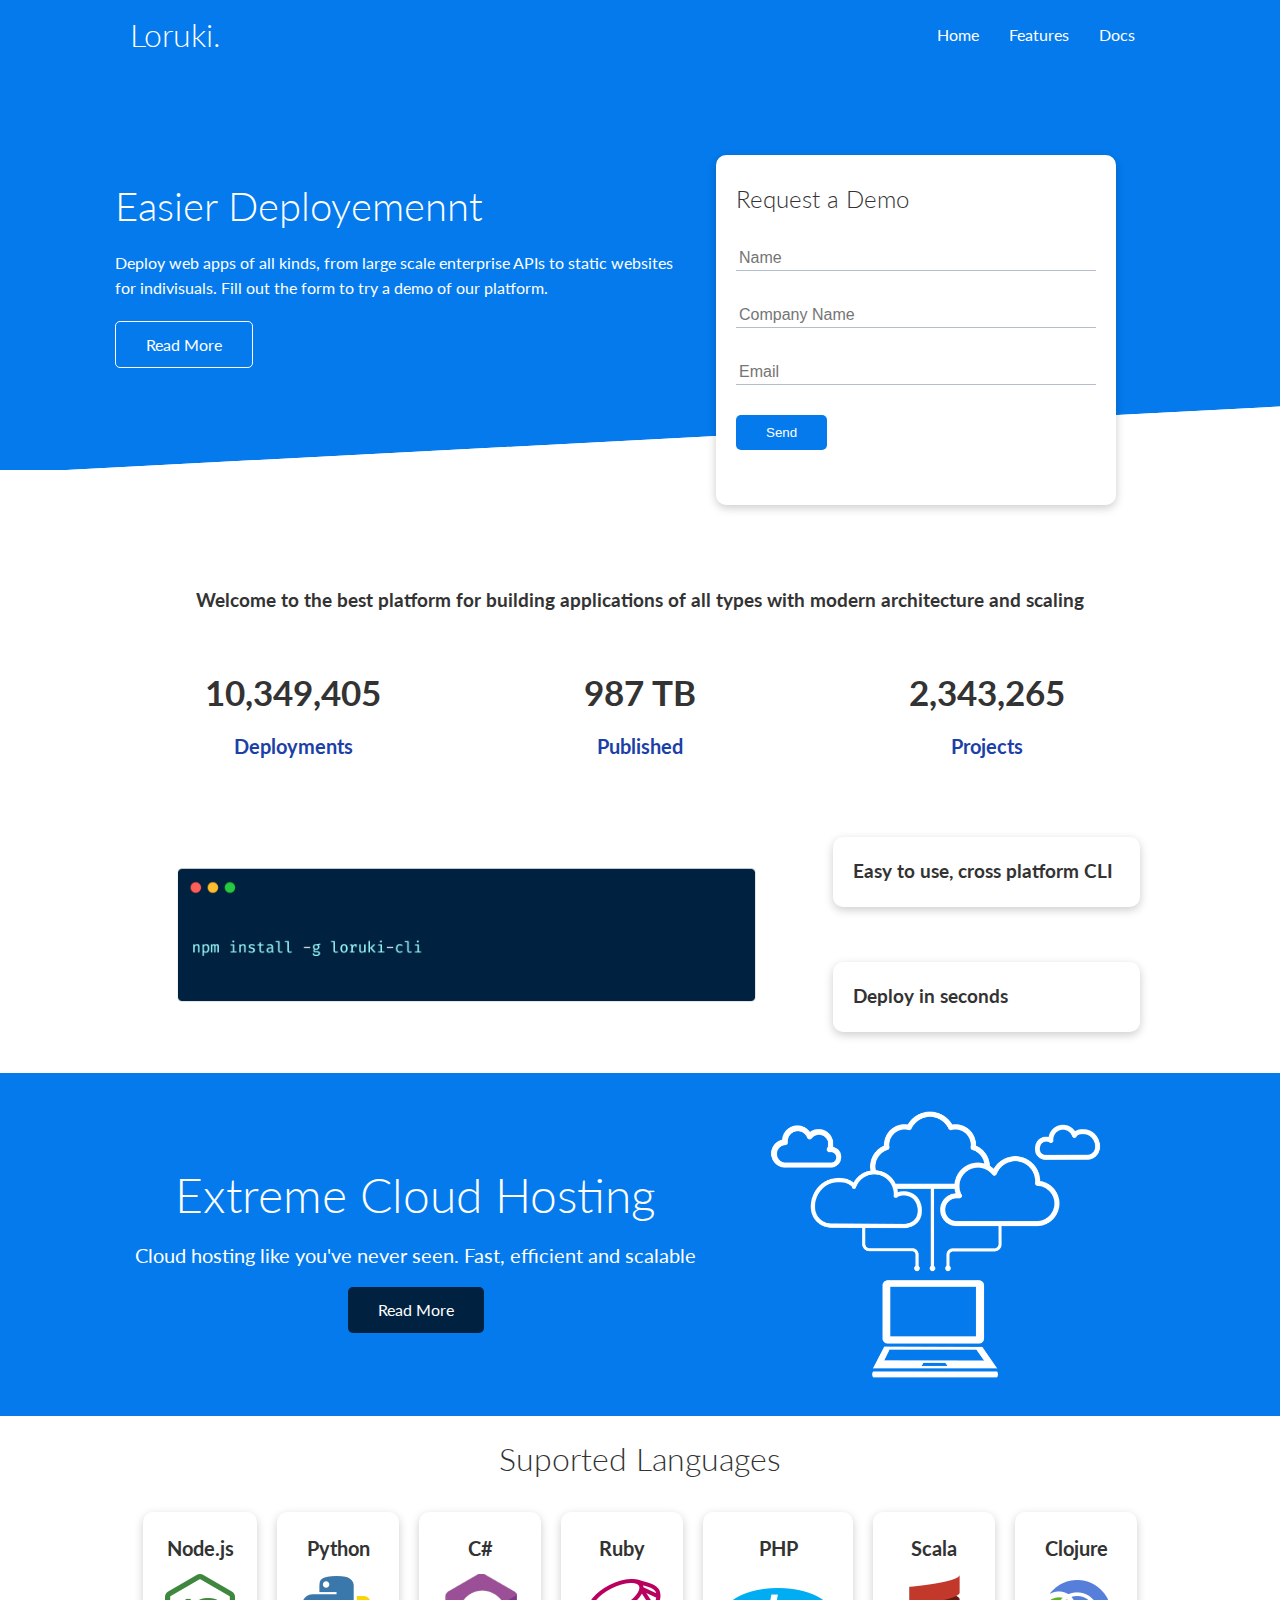
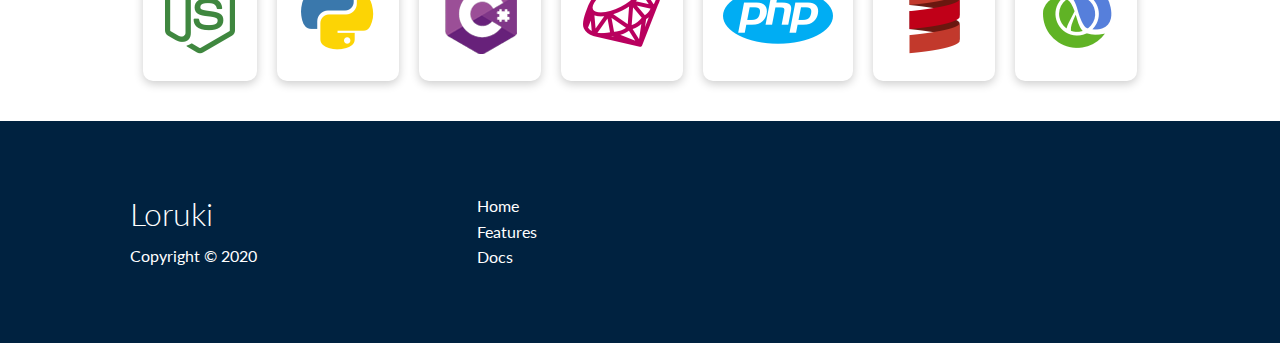
<file: index.html>
<!DOCTYPE html>
<html lang="en">
<head>
    <meta charset="UTF-8">
    <meta name="viewport" content="width=device-width, initial-scale=1.0">
    <link rel="stylesheet" href="./css/styles.css">
    <link rel="stylesheet" href="https://cdnjs.cloudflare.com/ajax/libs/font-awesome/5.15.1/css/all.min.css" integrity="sha512-+4zCK9k+qNFUR5X+cKL9EIR+ZOhtIloNl9GIKS57V1MyNsYpYcUrUeQc9vNfzsWfV28IaLL3i96P9sdNyeRssA==" crossorigin="anonymous" />
    <link rel="stylesheet" href="https://cdnjs.cloudflare.com/ajax/libs/animate.css/4.1.1/animate.min.css" />
    <link rel="stylesheet" href="./css/utilities.css">
    <title>Loruki | Cloud Hosting For Everyone</title>
</head>
<body>
    <!-- Navbar -->
    <div class="navbar">
        <div class="container flex">
            <h1 class="logo">Loruki.</h1>
            <nav>
                <ul>
                    <li><a href="index.html">Home</a></li>
                    <li><a href="features.html">Features</a></li>
                    <li><a href="docs.html">Docs</a></li>
                </ul>
            </nav>
        </div>
    </div>

    <!-- Showcase -->
    <section class="showcase">
        <div class="container grid">
            <div class="showcase-text animate__animated animate__fadeInLeft">
                <h1>Easier Deployemennt</h1>
                <p>Deploy web apps of all kinds, from large scale enterprise APIs to static
                    websites for indivisuals. Fill out the form to try a demo of our platform.
                </p>
                <a href="features.html" class="btn btn-outline">Read More</a>
            </div>
            <div class="showcase-form card animate__animated animate__fadeInRight">
                <h2>Request a Demo</h2>
                <form action="">
                    <div class="form-control">
                        <input type="text" name="name" placeholder="Name" required>
                    </div>
                    <div class="form-control">
                        <input type="text" name="company" placeholder="Company Name" required>
                    </div>
                    <div class="form-control">
                        <input type="email" name="email" placeholder="Email" required>
                    </div>
                    <input type="submit" value="Send" class="btn btn-primary">
                </form>
            </div>
        </div>
    </section>

    <!-- Stats -->
    <section class="stats">
        <div class="container">
            <h3 class="stats-heading text-center my-1">
                Welcome to the best platform for building applications of all 
                types with modern architecture and scaling
            </h3>
            <div class="grid grid-3 text-center my-4">
                <div>
                    <i class="fas fa-server fa-3x"></i>
                    <h3>10,349,405</h3>
                    <p class="text-secondary">Deployments</p>
                </div>
                <div>
                    <i class="fas fa-upload fa-3x"></i>
                    <h3>987 TB</h3>
                    <p class="text-secondary">Published</p>
                </div>
                <div>
                    <i class="fas fa-project-diagram fa-3x"></i>
                    <h3>2,343,265</h3>
                    <p class="text-secondary">Projects</p>
                </div>
                </div>
                </div>
            </div>
        </div>
    </section>

    <!-- CLI -->
    <section class="cli">
        <div class="container grid">
            <img src="./img/cli.png" alt="cli">
            <div class="card">
                <h3>Easy to use, cross platform CLI</h3>
            </div>
            <div class="card">
                <h3>Deploy in seconds</h3>
            </div>
        </div>
    </section>

    <!-- Cloud Hosting -->
    <section class="cloud bg-primary my-2 py-2">
        <div class="container grid">
            <div class="text-center">
                <h2 class="lg">Extreme Cloud Hosting</h2>
                <p class="lead my-1">Cloud hosting like you've never seen.
                    Fast, efficient and scalable
                </p>
                <a href="features.html" class="btn btn-dark">Read More</a>
            </div>
            <img src="./img/cloud.png" alt="cloud">
        </div>
    </section>

    <!-- Suported LAnguages -->
    <section class="languages">
        <h2 class="md text-center my-2">
            Suported Languages
        </h2>
        <div class="container flex">
            <div class="card">
                <h4>Node.js</h4>
                <img src="./img/logos/node.png" alt="">
            </div>
            <div class="card">
                <h4>Python</h4>
                <img src="./img/logos/python.png" alt="">
            </div>
            <div class="card">
                <h4>C#</h4>
                <img src="./img/logos/csharp.png" alt="">
            </div>
            <div class="card">
                <h4>Ruby</h4>
                <img src="./img/logos/ruby.png" alt="">
            </div>
            <div class="card">
                <h4>PHP</h4>
                <img src="./img/logos/php.png" alt="">
            </div>
            <div class="card">
                <h4>Scala</h4>
                <img src="./img/logos/scala.png" alt="">
            </div>
            <div class="card">
                <h4>Clojure</h4>
                <img src="./img/logos/clojure.png" alt="">
            </div>
        </div>
    </section>

    <!-- footer -->
    <footer class="footer bg-dark py-5">
        <div class="container grid grid-3">
            <div>
                <h1>Loruki</h1>
                <p>Copyright &copy; 2020</p>
            </div>
            <nav>
                <ul>
                    <li><a href="index.html">Home</a></li>
                    <li><a href="features.html">Features</a></li>
                    <li><a href="docs.html">Docs</a></li>
                </ul>
            </nav>
            <div class="social">
                <a href="#"><i class="fab fa-github fa-2x"></i></a>
                <a href="#"><i class="fab fa-facebook fa-2x"></i></a>
                <a href="#"><i class="fab fa-instagram fa-2x"></i></a>
                <a href="#"><i class="fab fa-twitter fa-2x"></i></a>
            </div>
        </div>
    </footer>
</body>
</html>
</file>
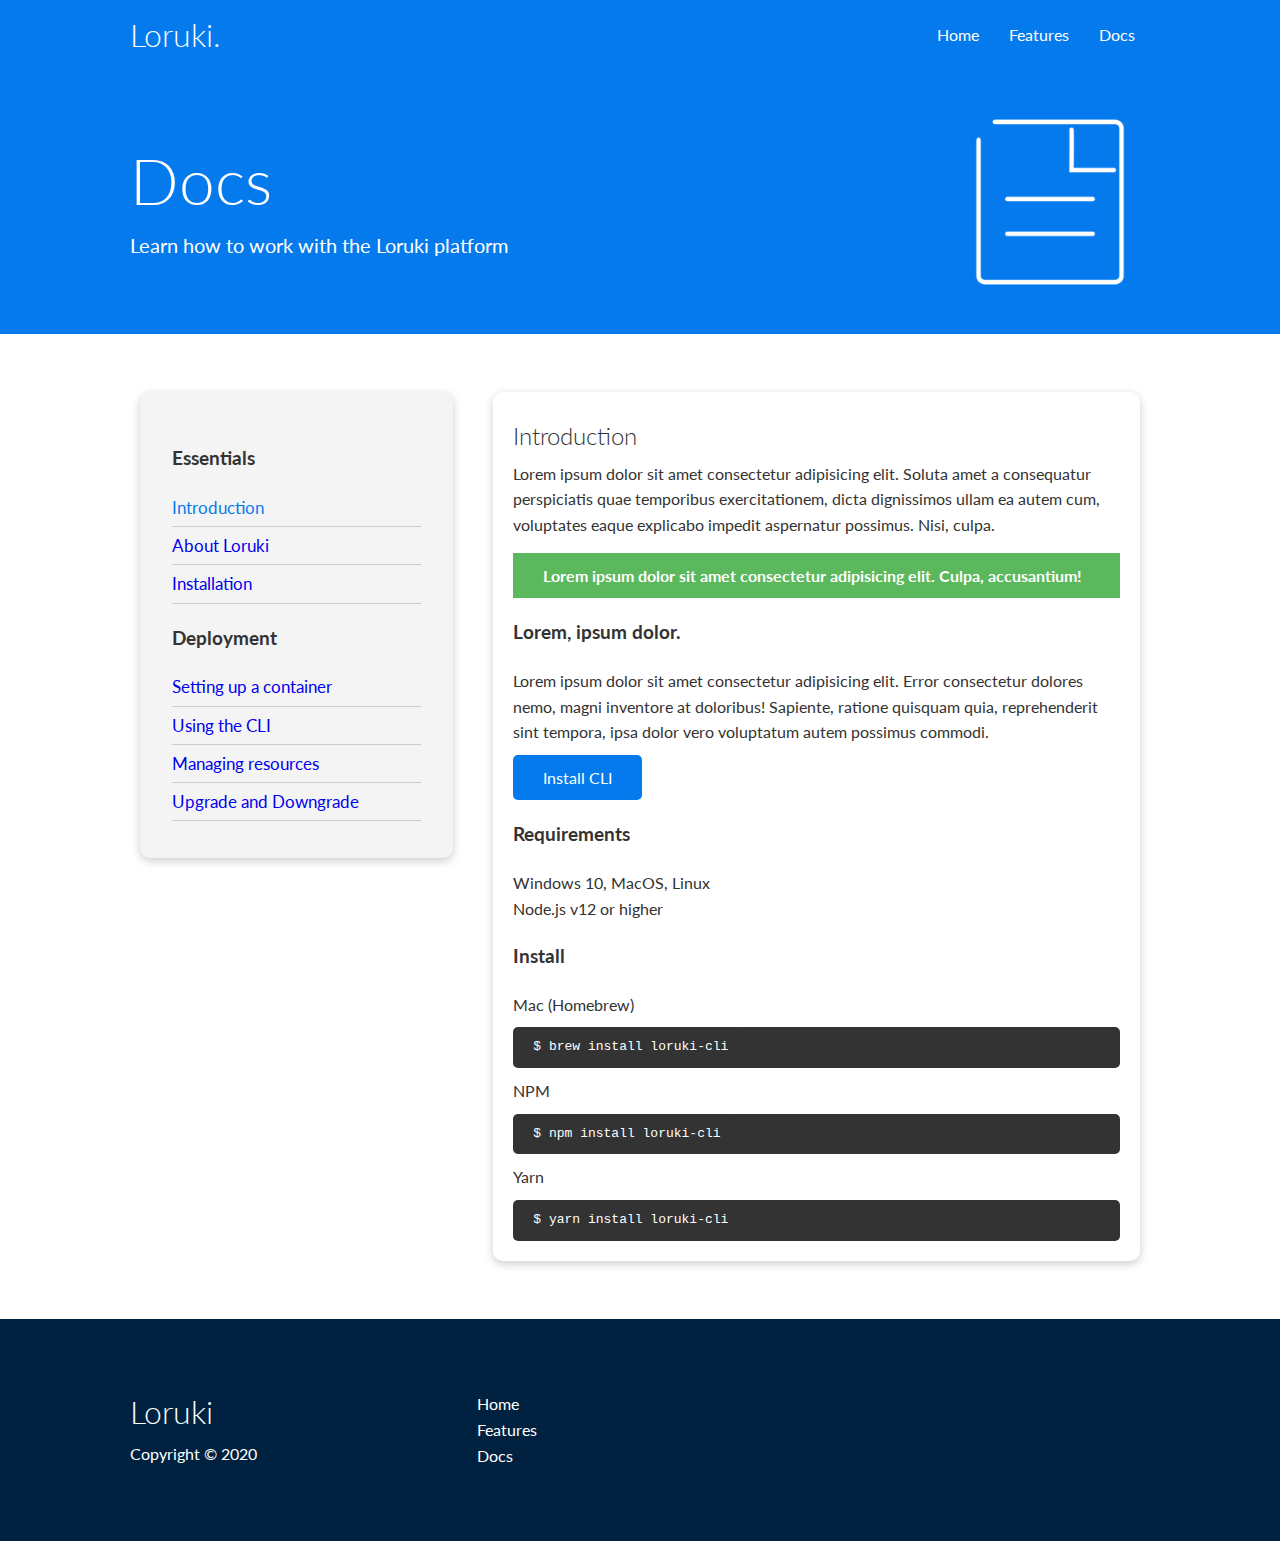
<file: docs.html>
<!DOCTYPE html>
<html lang="en">
<head>
    <meta charset="UTF-8">
    <meta name="viewport" content="width=device-width, initial-scale=1.0">
    <link rel="stylesheet" href="./css/styles.css">
    <link rel="stylesheet" href="https://cdnjs.cloudflare.com/ajax/libs/font-awesome/5.15.1/css/all.min.css" integrity="sha512-+4zCK9k+qNFUR5X+cKL9EIR+ZOhtIloNl9GIKS57V1MyNsYpYcUrUeQc9vNfzsWfV28IaLL3i96P9sdNyeRssA==" crossorigin="anonymous" />
    <link rel="stylesheet" href="./css/utilities.css">
    <title>Loruki | Cloud Hosting For Everyone</title>
</head>
<body>
    <!-- Navbar -->
    <div class="navbar">
        <div class="container flex">
            <h1 class="logo">Loruki.</h1>
            <nav>
                <ul>
                    <li><a href="index.html">Home</a></li>
                    <li><a href="features.html">Features</a></li>
                    <li><a href="docs.html">Docs</a></li>
                </ul>
            </nav>
        </div>
    </div>

        <!-- Head -->
        <section class="docs-head bg-primary py-3">
            <div class="container grid">
                <div>
                <h1 class="xl">Docs</h1>
                <p class="lead">Learn how to work with the Loruki platform
                </p>
            </div>
            <img src="./img/docs.png" alt="server1">
            </div>
        </section>

        <!-- Docs Main  -->
        <section class="docs-main my-4">
            <div class="container grid">
                <div class="card bg-light p-3">
                    <h3 class="my-2">Essentials</h3>
                    <nav>
                        <ul>
                            <li><a href="#" class="text-primary">Introduction</a></li>
                            <li><a href="#">About Loruki</a></li>
                            <li><a href="#">Installation</a></li>
                        </ul>
                    </nav>
                    <h3 class="my-2">Deployment</h3>
                    <nav>
                        <ul>
                            <li><a href="#">Setting up a container</a></li>
                            <li><a href="#">Using the CLI</a></li>
                            <li><a href="#">Managing resources</a></li>
                            <li><a href="#">Upgrade and Downgrade</a></li>
                        </ul>
                    </nav>
                </div>
                <div class="card">
                   
                    <h2>Introduction</h2>
                    <p>Lorem ipsum dolor sit amet consectetur adipisicing elit. Soluta amet a consequatur perspiciatis quae temporibus exercitationem, dicta dignissimos ullam ea autem cum, voluptates eaque explicabo impedit aspernatur possimus. Nisi, culpa.</p>
                    <div class="alert alert-success">
                        <i class="fas fa-info"></i>
                        Lorem ipsum dolor sit amet consectetur adipisicing elit. Culpa, accusantium!
                    </div>
                    
                    <h3>Lorem, ipsum dolor.</h3>
                    <p>Lorem ipsum dolor sit amet consectetur adipisicing elit. Error consectetur dolores nemo, magni inventore at doloribus! Sapiente, ratione quisquam quia, reprehenderit sint tempora, ipsa dolor vero voluptatum autem possimus commodi.</p>
                    <a href="#" class="btn btn-primary">Install CLI</a>

                    <h3>Requirements</h3>
                    <ul>
                        <li>Windows 10, MacOS, Linux</li>
                        <li>Node.js v12 or higher</li>
                    </ul>

                    <h3>Install</h3>
                    <p>Mac (Homebrew)</p>
                    <pre><code>$ brew install loruki-cli</code></pre>
                    <p>NPM</p>
                    <pre><code>$ npm install loruki-cli</code></pre>
                    <p>Yarn</p>
                    <pre><code>$ yarn install loruki-cli</code></pre>
                </div>
            </div>
        </section>

    <!-- footer -->
    <footer class="footer bg-dark py-5">
        <div class="container grid grid-3">
            <div>
                <h1>Loruki</h1>
                <p>Copyright &copy; 2020</p>
            </div>
            <nav>
                <ul>
                    <li><a href="index.html">Home</a></li>
                    <li><a href="features.html">Features</a></li>
                    <li><a href="docs.html">Docs</a></li>
                </ul>
            </nav>
            <div class="social">
                <a href="#"><i class="fab fa-github fa-2x"></i></a>
                <a href="#"><i class="fab fa-facebook fa-2x"></i></a>
                <a href="#"><i class="fab fa-instagram fa-2x"></i></a>
                <a href="#"><i class="fab fa-twitter fa-2x"></i></a>
            </div>
        </div>
    </footer>
</body>
</html>
</file>
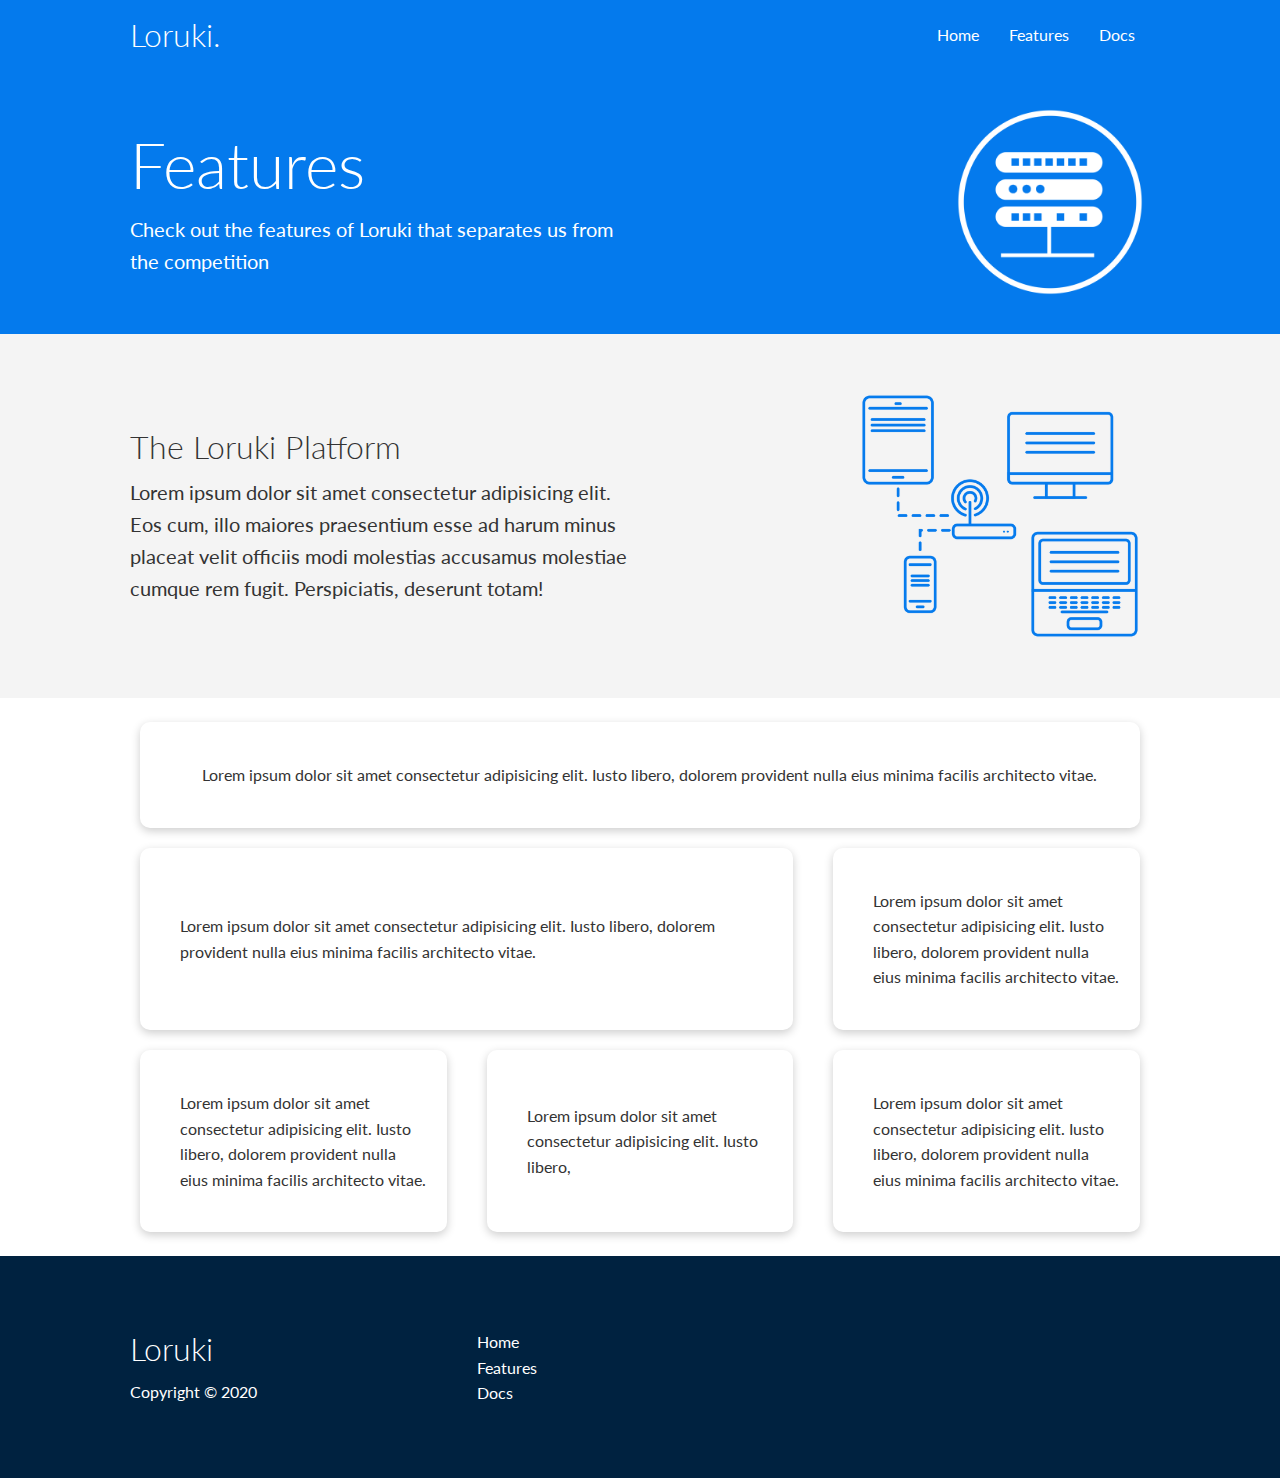
<file: features.html>
<!DOCTYPE html>
<html lang="en">
<head>
    <meta charset="UTF-8">
    <meta name="viewport" content="width=device-width, initial-scale=1.0">
    <link rel="stylesheet" href="./css/styles.css">
    <link rel="stylesheet" href="https://cdnjs.cloudflare.com/ajax/libs/font-awesome/5.15.1/css/all.min.css" integrity="sha512-+4zCK9k+qNFUR5X+cKL9EIR+ZOhtIloNl9GIKS57V1MyNsYpYcUrUeQc9vNfzsWfV28IaLL3i96P9sdNyeRssA==" crossorigin="anonymous" />
    <link rel="stylesheet" href="./css/utilities.css">
    <title>Loruki | Cloud Hosting For Everyone</title>
</head>
<body>
    <!-- Navbar -->
    <div class="navbar">
        <div class="container flex">
            <h1 class="logo">Loruki.</h1>
            <nav>
                <ul>
                    <li><a href="index.html">Home</a></li>
                    <li><a href="features.html">Features</a></li>
                    <li><a href="docs.html">Docs</a></li>
                </ul>
            </nav>
        </div>
    </div>

    <!-- Head -->
    <section class="features-head bg-primary py-3">
        <div class="container grid">
            <div>
            <h1 class="xl">Features</h1>
            <p class="lead">Check out the features of Loruki that
                separates us from the competition
            </p>
        </div>
        <img src="./img/server.png" alt="server1">
        </div>
    </section>

    <!-- Sub Head -->
    <section class="features-sub-head bg-light py-3">
        <div class="container grid">
            <div>
                <h1 class="md">The Loruki Platform</h1>
                <p class="lead">Lorem ipsum dolor sit amet consectetur adipisicing elit. Eos cum, illo maiores praesentium esse ad harum minus placeat velit officiis modi molestias accusamus molestiae cumque rem fugit. Perspiciatis, deserunt totam!
                </p>
            </div>
            <img src="./img/server2.png" alt="server2">
        </div>
    </section>

    <!-- main features  -->
    <section class="features-main my-2">
        <div class="container grid grid-3">
            <div class="card flex">
                <i class="fas fa-server fa-3x"></i>
                <p>Lorem ipsum dolor sit amet consectetur adipisicing elit. Iusto libero, dolorem provident nulla eius minima facilis architecto vitae. </p>
            </div>
            <div class="card flex">
                <i class="fas fa-database fa-3x"></i>
                <p>Lorem ipsum dolor sit amet consectetur adipisicing elit. Iusto libero, dolorem provident nulla eius minima facilis architecto vitae. </p>
            </div>
            <div class="card flex">
                <i class="fas fa-network-wired fa-3x"></i>
                <p>Lorem ipsum dolor sit amet consectetur adipisicing elit. Iusto libero, dolorem provident nulla eius minima facilis architecto vitae. </p>
            </div>
            <div class="card flex">
                <i class="fas fa-power-off fa-3x"></i>
                <p>Lorem ipsum dolor sit amet consectetur adipisicing elit. Iusto libero, dolorem provident nulla eius minima facilis architecto vitae. </p>
            </div>
            <div class="card flex">
                <i class="fas fa-laptop-code fa-3x"></i>
                <p>Lorem ipsum dolor sit amet consectetur adipisicing elit. Iusto libero, </p>
            </div>
            <div class="card flex">
                <i class="fas fa-upload fa-3x"></i>
                <p>Lorem ipsum dolor sit amet consectetur adipisicing elit. Iusto libero, dolorem provident nulla eius minima facilis architecto vitae. </p>
            </div>
        </div>
    </section>

    <!-- footer -->
    <footer class="footer bg-dark py-5">
        <div class="container grid grid-3">
            <div>
                <h1>Loruki</h1>
                <p>Copyright &copy; 2020</p>
            </div>
            <nav>
                <ul>
                    <li><a href="index.html">Home</a></li>
                    <li><a href="features.html">Features</a></li>
                    <li><a href="docs.html">Docs</a></li>
                </ul>
            </nav>
            <div class="social">
                <a href="#"><i class="fab fa-github fa-2x"></i></a>
                <a href="#"><i class="fab fa-facebook fa-2x"></i></a>
                <a href="#"><i class="fab fa-instagram fa-2x"></i></a>
                <a href="#"><i class="fab fa-twitter fa-2x"></i></a>
            </div>
        </div>
    </footer>
</body>
</html>
</file>
<file: css/styles.css>
@import url('https://fonts.googleapis.com/css2?family=Lato:wght@300&display=swap');

:root {
    --primary-color: #047aed;
    --secondary-color: #1c3fa8;
    --dark-color: #002240;
    --light-color: #f4f4f4;
    --success-color: #5cb85c;
    --error-color: #d9534f;
}

* {
    box-sizing: border-box;
    padding: 0;
    margin: 0;
}

body {
    font-family: 'Lato', sans-serif;
    color: #333;
    line-height: 1.6;
}

ul {
    list-style-type: none;
}

a {
    text-decoration: none;
}

h1, h2 {
    font-weight: 300;
    line-height: 1.2;
    margin: 10px 0;
}

p{
    margin: 10px 0;
}
img {
    width: 100%;
}
code, pre {
    background: #333;
    color: #fff;
    padding: 10px;
    border-radius: 5px;
}

/*************
*** Navbar ***
*************/

.navbar{
    background-color: var(--primary-color);
    color: #fff;
    height: 70px;

}
.navbar ul {
    display: flex;
}
.navbar a {
    color: #fff;
    padding: 10px;
    margin: 0 5px;
}
.navbar a:hover {
    border-bottom: 2px #fff solid;
}
.navbar .flex {
    justify-content: space-between;
}

/***************
*** Showcase ***
***************/

.showcase {
    height: 400px;
    background-color: var(--primary-color);
    color: #fff;
    position: relative;
}
.showcase h1 {
    font-size: 40px;
}
.showcase p {
    margin: 20px 0;
}
.showcase .grid {
    grid-template-columns: 55% 45%;
    gap: 30px;
    overflow: visible; /*Fixes the scroll bar issue and overlays the card above section divider*/
}

.showcase-form {
    position: relative;
    top: 60px;
    height: 350px;
    width: 400px;
    padding: 40px;
    z-index: 100;
    justify-content: flex-end;
}
.showcase-form .form-control {
    margin: 30px 0;
}
.showcase-form input[type='text'],
.showcase-form input[type='email'] {
    border: 0;
    border-bottom: 1px solid #b4becb;
    width: 100%;
    padding: 3px;
    font-size: 16px;
}
.showcase-form input:focus {
    outline: none;
}
.showcase::before,
.showcase::after {
    content: '';
    position: absolute;
    height: 100px;
    bottom: -70px;
    right: 0;
    left: 0;
    background: #fff;
    transform: skewY(-3deg);
    -webkit-transform: skewY(-3deg);
    -moz-transform: skewY(-3deg);
    -ms-transform: skewY(-3deg);
}

/************
*** Stats ***
************/

.stats {
    padding-top: 100px;
}
.stats-heading {
    /* max-width: 500px; */
    margin: auto;
}
.stats .grid h3 {
    font-size: 35px;
}

.stats .grid p {
    font-size: 20px;
    font-weight: bold;
}

/**********
*** CLI ***
***********/

.cli .grid {
    grid-template-columns: repeat(3, 1fr);
    grid-template-rows: repeat(2, 1fr);
}

.cli .grid > *:first-child{
    grid-column: 1 / span 2;
    grid-row: 1 / span 2;;
}

/************
*** Cloud ***
************/

.cloud .grid {
    grid-template-columns: 4fr 3fr;
}

/****************
*** Languages ***
****************/

.languages .flex {
    flex-wrap: wrap;
}
.languages .card{
    text-align: center;
    margin: 10px 10px 40px;
    transition: all 0.3s ease;
}
.languages .card h4 {
    font-size: 20px;
    margin-bottom: 10px;
}
.languages .card:hover {
    transform: translateY(-15px);
}

/***************
*** Features ***
***************/
.features-head img,
.docs-head img{
    width: 200px;
    justify-self: flex-end;
}

.features-sub-head img {
    width: 300px;
    justify-self: flex-end;
}

.features-main .grid{
    overflow: visible;
}
.features-main .card > i{
    margin-right: 20px;
}
.features-main .grid > *:first-child{
    grid-column: 1 / span 3;
}
.features-main .grid > *:nth-child(2){
    grid-column: 1 / span 2;
}

/***********
*** Docs ***
***********/
.docs-main h3 {
    margin: 20px 0;
}
.docs-main .grid {
    grid-template-columns: 1fr 2fr;
    align-items: flex-start;
}
.docs-main nav li {
    font-size: 17px;
    padding-bottom: 5px;
    margin-bottom: 5px;
    border-bottom: 1px #ccc solid;
}
/* .docs-main a{
    color: black;
} */
.docs-main a:hover {
    font-weight: bold;
}

/*************
*** Footer ***
*************/

.footer .social a {
    margin: 0 10px;
}

/************************
*** Tablets and Under ***
*************************/

@media(max-width: 768px){
    .grid,
    .showcase .grid,
    .stats .grid,
    .cli .grid,
    .cloud .grid {
        grid-template-columns: 1fr;
        grid-template-rows: 1fr;
    }

    .showcase {
        height: auto;
    }

    .showcase-text {
        text-align: center;
        margin-top: 40px;
    }
    .showcase-form {
        justify-self: center;
        margin: auto;
    }
    .cli .grid > *:first-child{
        grid-column: 1;
        grid-row: 1;
    }
}

/*************
*** Mobile ***
*************/

@media(max-width: 500px){
    .navbar {
        height: 110px;
    }
    .navbar .flex {
        flex-direction: column;
    }
    .navbar ul {
        padding: 10px;
        background-color: rgba(0,0,0,0.1);
    }

}
</file>
<file: css/utilities.css>
.container {
  max-width: 1100px;
  margin: 0 auto;
  overflow: auto;
  padding: 0 40px;
}

.card {
  background-color: #fff;
  color: #333;
  border-radius: 10px;
  box-shadow: 0 3px 10px rgba(0, 0, 0, 0.2);
  padding: 20px;
  margin: 10px;
}

.btn {
  display: inline-block;
  padding: 10px 30px;
  cursor: pointer;
  background: var(--primary-color);
  color: #fff;
  border: none;
  border-radius: 5px;
}

.btn-outline {
  background-color: transparent;
  border: 1px #fff solid;
}

.btn:hover {
  transform: scale(0.98);
}

/* Backgrounds & colored buttons */
.bg-primary,
.btn-primary {
  background-color: var(--primary-color);
  color: #fff;
}

.bg-secondary,
.btn-secondary {
  background-color: var(--secondary-color);
  color: #fff;
}

.bg-dark,
.btn-dark {
  background-color: var(--dark-color);
  color: #fff;
}

.bg-light,
.btn-light {
  background-color: var(--light-color);
  color: #333;
}

.bg-primary a,
.btn-primary a,
.bg-secondary a,
.btn-secondary a,
.bg-dark a,
.btn-dark a {
  color: #fff;
}

/* Text colors */
.text-primary {
  color: var(--primary-color);
}

.text-secondary {
  color: var(--secondary-color);
}

.text-dark {
  color: var(--dark-color);
}

.text-light {
  color: var(--light-color);
}

/* Text sizes */
.lead {
  font-size: 20px;
}

.sm {
  font-size: 1rem;
}

.md {
  font-size: 2rem;
}

.lg {
  font-size: 3rem;
}

.xl {
  font-size: 4rem;
}

.text-center {
  text-align: center;
}

/* Alert */
.alert {
  background-color: var(--light-color);
  padding: 10px 20px;
  font-weight: bold;
  margin: 15px 0;
}

.alert i {
  margin-right: 10px;
}

.alert-success {
  background-color: var(--success-color);
  color: #fff;
}

.alert-error {
  background-color: var(--error-color);
  color: #fff;
}

.flex {
  display: flex;
  justify-content: center;
  align-items: center;
  height: 100%;
}

.grid {
  display: grid;
  grid-template-columns: repeat(2, 1fr);
  gap: 20px;
  justify-content: center;
  align-items: center;
  height: 100%;
}

.grid-3 {
  grid-template-columns: repeat(3, 1fr);
}

/* Margin */
.my-1 {
  margin: 1rem 0;
}

.my-2 {
  margin: 1.5rem 0;
}

.my-3 {
  margin: 2rem 0;
}

.my-4 {
  margin: 3rem 0;
}

.my-5 {
  margin: 4rem 0;
}

.m-1 {
  margin: 1rem;
}

.m-2 {
  margin: 1.5rem;
}

.m-3 {
  margin: 2rem;
}

.m-4 {
  margin: 3rem;
}

.m-5 {
  margin: 4rem;
}

/* Padding */
.py-1 {
  padding: 1rem 0;
}

.py-2 {
  padding: 1.5rem 0;
}

.py-3 {
  padding: 2rem 0;
}

.py-4 {
  padding: 3rem 0;
}

.py-5 {
  padding: 4rem 0;
}

.p-1 {
  padding: 1rem;
}

.p-2 {
  padding: 1.5rem;
}

.p-3 {
  padding: 2rem;
}

.p-4 {
  padding: 3rem;
}

.p-5 {
  padding: 4rem;
}
</file>
